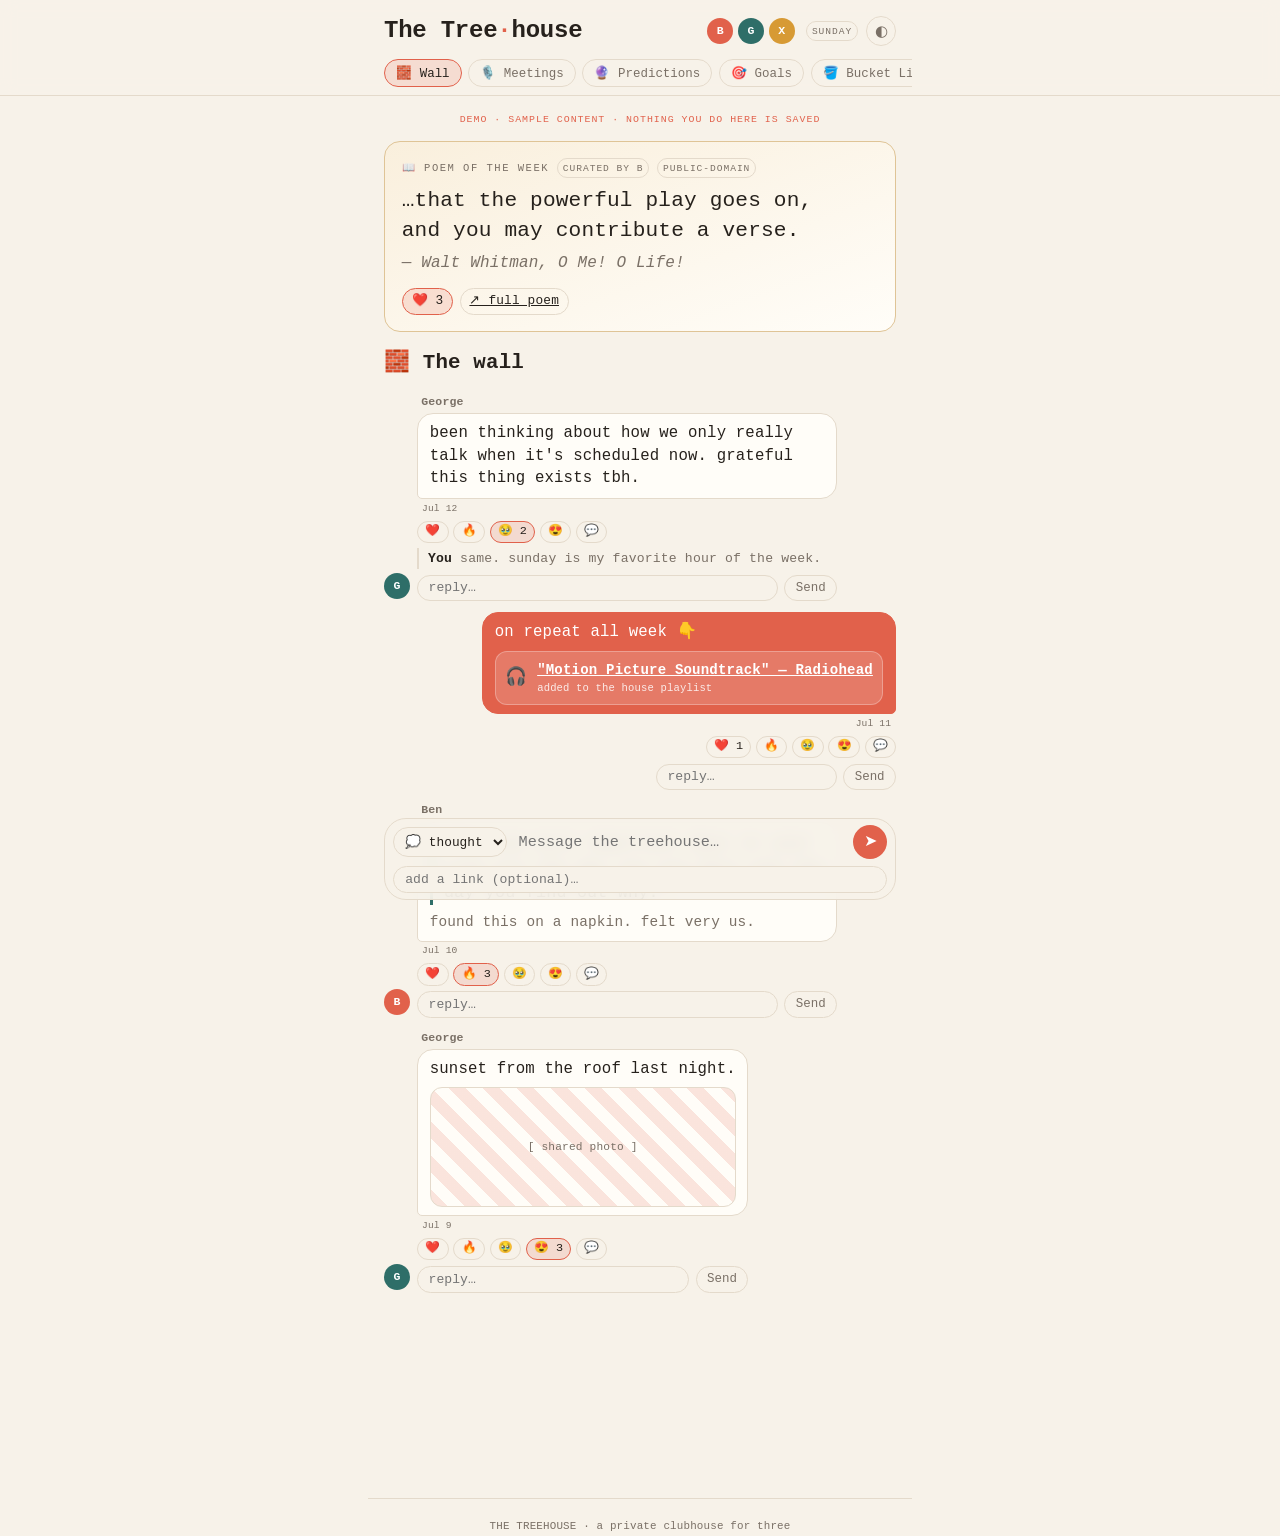
<file: index.html>
<!doctype html>
<html lang="en">
<head>
  <meta charset="utf-8" />
  <meta name="viewport" content="width=device-width, initial-scale=1, viewport-fit=cover" />
  <meta name="color-scheme" content="light dark" />
  <title>The Treehouse</title>
  <style>
/* styles.css — The Treehouse. Warm "zine" palette, mobile-first, light/dark.
   Adapted from the-treehouse-preview.html. Self-contained, no external assets. */

:root {
  --paper:#F7F2E9; --ink:#26211C; --muted:#7A7066; --line:#E4DACB;
  --card:#FFFDF8; --coral:#E1614B; --teal:#2E6E68; --gold:#D79A34;
  /* Typewriter aesthetic: American Typewriter ships with macOS (warm, typewriter-like);
     Courier New is the cross-platform fallback. Used for the wordmark, headings, body & buttons. */
  --type:"American Typewriter","Courier New",Courier,ui-monospace,monospace;
  --serif:var(--type);
  --sans:var(--type);
  /* Plain system monospace reserved for tiny meta labels / timestamps for legibility. */
  --mono:ui-monospace,"SF Mono",Menlo,monospace;
}
@media (prefers-color-scheme:dark){:root{
  --paper:#191614; --ink:#EDE6DA; --muted:#9A8F82; --line:#332C25;
  --card:#221E1A; --coral:#E9765F; --teal:#4F9B92; --gold:#E0AC52;}}
:root[data-theme="dark"]{--paper:#191614;--ink:#EDE6DA;--muted:#9A8F82;--line:#332C25;--card:#221E1A;--coral:#E9765F;--teal:#4F9B92;--gold:#E0AC52;}
:root[data-theme="light"]{--paper:#F7F2E9;--ink:#26211C;--muted:#7A7066;--line:#E4DACB;--card:#FFFDF8;--coral:#E1614B;--teal:#2E6E68;--gold:#D79A34;}

*{box-sizing:border-box}
body{margin:0;background:var(--paper);color:var(--ink);font-family:var(--sans);line-height:1.6;letter-spacing:.01em;-webkit-font-smoothing:antialiased;}
.wrap{max-width:34rem;margin:0 auto;padding:0 1rem 4rem;}
button{font-family:inherit;}

/* --- avatar colors by member --- */
.av.coral,.dot-coral{background:var(--coral)}
.av.teal{background:var(--teal)}
.av.gold{background:var(--gold)}

/* --- header --- */
header{position:sticky;top:0;z-index:5;background:color-mix(in srgb,var(--paper) 88%,transparent);backdrop-filter:blur(8px);
  border-bottom:1px solid var(--line);padding:.75rem 0 .5rem;margin-bottom:1rem;}
.hd{max-width:34rem;margin:0 auto;padding:0 1rem;display:flex;align-items:center;gap:.5rem;}
.mark{font-family:var(--serif);font-size:1.5rem;font-weight:700;letter-spacing:-.01em;}
.mark .dot{color:var(--coral);}
.who{display:flex;gap:.3rem;align-items:center;margin-left:auto;}
.av{width:26px;height:26px;border-radius:50%;display:grid;place-items:center;font-size:.72rem;font-weight:700;color:#fff;font-family:var(--mono);}
.theme-toggle{background:transparent;border:1px solid var(--line);color:var(--muted);border-radius:999px;
  width:30px;height:30px;font-size:.95rem;cursor:pointer;display:grid;place-items:center;}
.theme-toggle:hover{color:var(--ink);border-color:var(--muted);}

/* --- nav --- */
.nav{max-width:34rem;margin:.55rem auto 0;padding:0 1rem;display:flex;gap:.4rem;overflow-x:auto;-webkit-overflow-scrolling:touch;scrollbar-width:none;}
.nav::-webkit-scrollbar{display:none;}
.nav-btn{flex:none;background:transparent;border:1px solid var(--line);border-radius:999px;color:var(--muted);
  font-size:.78rem;padding:.3rem .7rem;cursor:pointer;white-space:nowrap;}
.nav-btn:hover{color:var(--ink);}
.nav-btn.is-active{background:color-mix(in srgb,var(--coral) 15%,transparent);border-color:var(--coral);color:var(--ink);}

.demo{font-family:var(--mono);font-size:.62rem;letter-spacing:.1em;text-transform:uppercase;color:var(--coral);text-align:center;margin:.4rem 0 0;}

/* --- cards --- */
.card{background:var(--card);border:1px solid var(--line);border-radius:16px;padding:1rem 1.05rem;margin:.85rem 0;}
.eyebrow{font-family:var(--mono);font-size:.66rem;text-transform:uppercase;letter-spacing:.14em;color:var(--muted);display:flex;align-items:center;gap:.5rem;flex-wrap:wrap;}
.pill{font-family:var(--mono);font-size:.6rem;text-transform:uppercase;letter-spacing:.1em;padding:.15em .5em;border-radius:999px;border:1px solid var(--line);color:var(--muted);}

/* --- section header --- */
.sec{font-family:var(--serif);font-size:1.3rem;font-weight:700;margin:.4rem 0 .2rem;display:flex;align-items:center;gap:.5rem;}
.sec-lead{color:var(--muted);font-size:.9rem;margin:.1rem 0 .4rem;}

/* --- poem --- */
.poem{background:linear-gradient(160deg,color-mix(in srgb,var(--gold) 14%,var(--card)),var(--card));border-color:color-mix(in srgb,var(--gold) 35%,var(--line));}
.poem .verse{font-family:var(--serif);font-size:1.32rem;line-height:1.4;margin:.5rem 0 .35rem;text-wrap:balance;}
.poem .attr{font-family:var(--serif);font-style:italic;color:var(--muted);}

/* ==========================================================================
   Wall — group chat
   The feed reads like an iMessage/WhatsApp thread: "You" (member id `you`) on the
   right in an accent bubble, everyone else on the left in a neutral bubble with a
   small avatar. Poem-of-the-week stays a pinned banner card above the chat.
   ========================================================================== */

/* feed = vertical chat log */
#feed.chat{display:flex;flex-direction:column;gap:.1rem;padding:.35rem 0 .4rem;}

/* one message row */
.msg{display:flex;gap:.45rem;align-items:flex-end;margin:.3rem 0;max-width:100%;}
.msg.theirs{justify-content:flex-start;}
.msg.mine{justify-content:flex-end;}
.msg > .av{flex:none;margin-bottom:.15rem;}
.msg-col{display:flex;flex-direction:column;max-width:82%;min-width:0;}
.msg.mine .msg-col{align-items:flex-end;}
.msg-name{font-size:.72rem;font-weight:600;color:var(--muted);margin:0 0 .12rem .25rem;}

/* the bubble */
.bubble{background:var(--card);border:1px solid var(--line);border-radius:16px;padding:.5rem .72rem;
  font-size:.98rem;line-height:1.45;overflow-wrap:anywhere;}
.msg.theirs .bubble{border-bottom-left-radius:5px;}
.msg.mine .bubble{background:var(--coral);border-color:var(--coral);color:#fff;border-bottom-right-radius:5px;}
.msg.mine .bubble a{color:#fff;text-decoration:underline;}
.bubble .body{font-size:inherit;}
.msg-meta{font-family:var(--mono);font-size:.6rem;color:var(--muted);margin:.12rem .3rem 0;}
.msg-meta .time{white-space:nowrap;}

/* media, sized to sit inside a bubble */
.bubble .quote{font-family:var(--serif);font-size:1.05rem;line-height:1.45;border-left:3px solid var(--teal);padding-left:.7rem;margin:.1rem 0;color:inherit;}
.msg.mine .bubble .quote{border-left-color:rgba(255,255,255,.6);}
.songrow{display:flex;gap:.6rem;align-items:center;background:color-mix(in srgb,var(--teal) 10%,var(--card));border:1px solid var(--line);border-radius:12px;padding:.45rem .6rem;margin-top:.4rem;}
.msg.mine .songrow{background:rgba(255,255,255,.16);border-color:rgba(255,255,255,.28);}
.songrow .ic{font-size:1.1rem;}
.songrow .s{color:var(--muted);font-family:var(--mono);font-size:.66rem;}
.msg.mine .songrow .s{color:rgba(255,255,255,.85);}
.songrow a{color:var(--teal);text-decoration:none;font-weight:600;font-size:.88rem;}
.msg.mine .songrow a{color:#fff;text-decoration:underline;}
.imgph{height:120px;border-radius:12px;margin-top:.4rem;background:
  repeating-linear-gradient(45deg,color-mix(in srgb,var(--coral) 16%,var(--card)),color-mix(in srgb,var(--coral) 16%,var(--card)) 12px,var(--card) 12px,var(--card) 24px);
  display:grid;place-items:center;color:var(--muted);font-family:var(--mono);font-size:.7rem;border:1px solid var(--line);}

/* reactions — small inline pills under the bubble */
.react{display:flex;gap:.4rem;margin-top:.7rem;align-items:center;flex-wrap:wrap;}
.msg .react{margin-top:.28rem;gap:.3rem;}
.msg.mine .react{justify-content:flex-end;}
.chip{font-size:.8rem;border:1px solid var(--line);border-radius:999px;padding:.15rem .55rem;background:transparent;color:var(--ink);cursor:pointer;}
.msg .chip{font-size:.74rem;padding:.08rem .45rem;line-height:1.5;}
.chip.on{background:color-mix(in srgb,var(--coral) 16%,transparent);border-color:var(--coral);}
.chip:hover{border-color:var(--muted);}

/* replies — tight, slightly-indented lines under the bubble */
.cmts{display:flex;flex-direction:column;gap:.1rem;margin:.3rem 0 0;}
.msg.mine .cmts{align-items:flex-end;}
.cmt-line{font-size:.82rem;color:var(--muted);padding-left:.55rem;border-left:2px solid var(--line);}
.msg.mine .cmt-line{padding-left:0;padding-right:.55rem;border-left:0;border-right:2px solid var(--line);text-align:right;}
.cmt-line b{color:var(--ink);font-weight:600;}
.cmt-form{display:flex;gap:.4rem;margin-top:.35rem;}
.cmt-form input{flex:1;font-family:inherit;font-size:.82rem;color:var(--ink);background:var(--paper);border:1px solid var(--line);border-radius:999px;padding:.3rem .65rem;}
.cmt-form button{flex:none;border:1px solid var(--line);background:transparent;color:var(--muted);border-radius:999px;padding:.3rem .65rem;font-size:.78rem;cursor:pointer;}

/* general form fields (predictions/goals/etc — unchanged behavior) */
.field input,.field select,.field textarea{
  width:100%;font-family:inherit;font-size:.95rem;color:var(--ink);background:var(--paper);
  border:1px solid var(--line);border-radius:10px;padding:.55rem .65rem;resize:vertical;}

/* composer — chat-style input bar pinned to the bottom of the Wall */
.chatbar{position:sticky;bottom:0;z-index:4;display:flex;flex-wrap:wrap;gap:.4rem;align-items:center;
  background:color-mix(in srgb,var(--paper) 90%,transparent);backdrop-filter:blur(8px);
  border:1px solid var(--line);border-radius:22px;padding:.4rem .5rem;margin:.5rem 0 0;}
.chatbar-type{flex:none;width:auto;background:var(--paper);border:1px solid var(--line);border-radius:999px;
  padding:.35rem .45rem;font-family:inherit;font-size:.8rem;color:var(--ink);cursor:pointer;}
.chatbar-input{flex:1;min-width:8rem;font-family:inherit;font-size:.95rem;color:var(--ink);
  background:transparent;border:none;outline:none;padding:.4rem .3rem;}
.chatbar-url{flex-basis:100%;font-family:inherit;font-size:.82rem;color:var(--ink);background:var(--paper);
  border:1px solid var(--line);border-radius:999px;padding:.32rem .7rem;}
.chatbar-send{flex:none;width:34px;height:34px;border-radius:50%;background:var(--coral);border:none;
  color:#fff;font-size:1rem;cursor:pointer;display:grid;place-items:center;line-height:1;}
.chatbar-send:hover{filter:brightness(1.05);}

/* --- rows / mini cards --- */
.row{display:flex;justify-content:space-between;gap:.5rem;font-size:.86rem;padding:.28rem 0;border-bottom:1px dashed var(--line);align-items:center;}
.row:last-child{border-bottom:0;}
.row .s{color:var(--muted);font-family:var(--mono);font-size:.72rem;white-space:nowrap;}
.bars b{display:inline-block;height:6px;border-radius:3px;background:var(--teal);vertical-align:middle;}
.lead{color:var(--muted);font-size:.9rem;margin:.2rem 0 0;}
.mini h4{margin:.1rem 0 .5rem;font-size:.95rem;}

/* --- buttons / forms --- */
.btn{border:1px solid var(--line);background:transparent;color:var(--ink);border-radius:999px;padding:.35rem .8rem;font-size:.82rem;cursor:pointer;}
.btn:hover{border-color:var(--muted);}
.btn-primary{background:var(--coral);border-color:var(--coral);color:#fff;}
.btn-primary:hover{filter:brightness(1.05);}
.field{display:flex;flex-direction:column;gap:.3rem;margin:.5rem 0;}
.field label{font-family:var(--mono);font-size:.66rem;text-transform:uppercase;letter-spacing:.1em;color:var(--muted);}

/* --- meeting detail --- */
.meeting h3{font-family:var(--serif);font-size:1.25rem;margin:.2rem 0 .1rem;}
.meeting .hl{display:grid;gap:.35rem;margin:.4rem 0;}
.meeting .hl .who-hl{font-weight:600;}
.tag-list{display:flex;flex-wrap:wrap;gap:.35rem;margin:.4rem 0;}
.tag-list span{font-size:.78rem;border:1px solid var(--line);border-radius:999px;padding:.12rem .55rem;color:var(--muted);}
.keeper{font-family:var(--serif);font-size:1.12rem;line-height:1.45;border-left:3px solid var(--gold);padding-left:.8rem;margin:.6rem 0 0;}
.back-link{background:none;border:none;color:var(--teal);font-size:.82rem;cursor:pointer;padding:0;margin-bottom:.4rem;}

footer{text-align:center;color:var(--muted);font-family:var(--mono);font-size:.68rem;margin:2.5rem auto 0;max-width:34rem;padding:1.2rem 1rem 0;border-top:1px solid var(--line);}

</style>
</head>
<body>
  <header>
    <div class="hd">
      <div class="mark">The Tree<span class="dot">·</span>house</div>
      <div class="who" id="who"><!-- avatars injected by app.js --></div>
      <button id="themeToggle" class="theme-toggle" title="Toggle light/dark" aria-label="Toggle theme">◐</button>
    </div>
    <nav class="nav" id="nav" aria-label="Sections">
      <button class="nav-btn is-active" data-section="wall">🧱 Wall</button>
      <button class="nav-btn" data-section="meetings">🎙️ Meetings</button>
      <button class="nav-btn" data-section="predictions">🔮 Predictions</button>
      <button class="nav-btn" data-section="goals">🎯 Goals</button>
      <button class="nav-btn" data-section="bucket">🪣 Bucket List</button>
      <button class="nav-btn" data-section="shelf">🎵 Shelf</button>
    </nav>
  </header>

  <main class="wrap" id="app">
    <p class="demo">DEMO · sample content · nothing you do here is saved</p>
    <div id="view"><!-- sections rendered here by app.js --></div>
  </main>

  <footer>THE TREEHOUSE · a private clubhouse for three</footer>

  <script>
/* ---- mock data ---- */
const db = (() => {
// mock-data.js — sample in-memory store for The Treehouse (local dev only).
//
// This is a stand-in for the Supabase database. It mirrors the table shapes
// described in the-treehouse-v1-spec.md so that swapping in a real backend
// (see data.js) is a drop-in change and this file can eventually be deleted.
//
// Copyright-safe by design: the poem-of-week sample is a PUBLIC-DOMAIN excerpt
// with attribution. Shelf/media items are titles + links + one-line notes only
// — never lyrics or copyrighted excerpts.

// --- Members: the three, fixed. ------------------------------------------
const members = [
  { id: 'ben', name: 'Ben', initial: 'B', color: 'coral', email: 'ben@example.com' },
  { id: 'george', name: 'George', initial: 'G', color: 'teal', email: 'george@example.com' },
  { id: 'you', name: 'You', initial: 'X', color: 'gold', email: 'you@example.com' },
];

// --- Poem of the week (rotating curator). --------------------------------
// PUBLIC DOMAIN excerpt — safe to show. Anything under copyright would store
// only a short excerpt + attribution + link (copyright_tier: 'excerpt').
const poemWeeks = [
  {
    id: 'pw-2026-w28',
    week: '2026-W28',
    curator: 'ben',
    title: 'O Me! O Life!',
    author: 'Walt Whitman',
    excerpt: '…that the powerful play goes on, and you may contribute a verse.',
    source_url: 'https://www.poetryfoundation.org/poems/51568/o-me-o-life',
    copyright_tier: 'public-domain',
    reactions: [
      { member: 'george', emoji: '❤️' },
      { member: 'you', emoji: '❤️' },
      { member: 'ben', emoji: '❤️' },
    ],
  },
];

// --- Wall posts (reverse-chron feed). ------------------------------------
// type: poem | quote | song | image | thought | link
const posts = [
  {
    id: 'p1',
    type: 'thought',
    author: 'george',
    body: "been thinking about how we only really talk when it's scheduled now. grateful this thing exists tbh.",
    url: null,
    image_path: null,
    created_at: '2026-07-12T14:10:00Z',
    pinned: false,
    reactions: [
      { member: 'you', emoji: '🥹' },
      { member: 'ben', emoji: '🥹' },
    ],
    comments: [
      { member: 'you', text: 'same. sunday is my favorite hour of the week.', created_at: '2026-07-12T14:22:00Z' },
    ],
  },
  {
    id: 'p2',
    type: 'song',
    author: 'you',
    body: 'on repeat all week 👇',
    // Media = title + link only. No lyrics, no excerpts.
    url: 'https://open.spotify.com/',
    title: '"Motion Picture Soundtrack" — Radiohead',
    note: 'added to the house playlist',
    image_path: null,
    created_at: '2026-07-11T20:00:00Z',
    pinned: false,
    reactions: [{ member: 'ben', emoji: '❤️' }],
    comments: [],
  },
  {
    id: 'p3',
    type: 'quote',
    author: 'ben',
    body: '"The two most important days in your life are the day you are born and the day you find out why."',
    note: 'found this on a napkin. felt very us.',
    url: null,
    image_path: null,
    created_at: '2026-07-10T09:30:00Z',
    pinned: false,
    reactions: [
      { member: 'george', emoji: '🔥' },
      { member: 'you', emoji: '🔥' },
      { member: 'ben', emoji: '🔥' },
    ],
    comments: [],
  },
  {
    id: 'p4',
    type: 'image',
    author: 'george',
    body: 'sunset from the roof last night.',
    url: null,
    image_path: '[ shared photo ]', // placeholder — real app stores a Supabase Storage path
    created_at: '2026-07-09T21:15:00Z',
    pinned: false,
    reactions: [
      { member: 'ben', emoji: '😍' },
      { member: 'you', emoji: '😍' },
      { member: 'george', emoji: '😍' },
    ],
    comments: [],
  },
];

// --- Meeting archive (from the Granola-powered recorder). -----------------
// Shape matches meeting-recorder/SPEC.md + sample-archive-entry.md.
const meetings = [
  {
    id: 'm-2026-07-12',
    date: '2026-07-12',
    duration: '47 min',
    audio_path: null, // private Supabase Storage path in the real app
    recap:
      "A good one. We started on jobs and drifted, as always, into the bigger stuff — whether we're " +
      'building the lives we actually want or just the ones that look right. Ben\'s still deciding on the ' +
      'move, George is three chapters from finishing the book, and we spent a while arguing about whether ' +
      'AI is making us sharper or lazier (jury\'s out).',
    topics: [
      "The move — Ben's 70/30 on taking it",
      "George's book, and the fear of finishing",
      'The Japan trip: actually picking dates this time',
      'The "are we lazy now?" debate',
      'New coffee spot recommendations',
    ],
    highs_lows: [
      { member: 'ben', high: 'got the offer.', low: 'the deciding is harder than the wanting.' },
      { member: 'george', high: 'wrote 4,000 words this week.', low: 'felt lonely mid-week.' },
      { member: 'you', high: 'the new apartment feels like home.', low: "missed a friend's birthday." },
    ],
    plans: [
      'Lock the Japan dates before next Sunday.',
      'George reads us the last chapter when it\'s done.',
      'Try to do one in-person hang this month.',
    ],
    action_items: [
      { member: 'ben', what: 'share the offer details so we can help him think', by: 'this week' },
      { member: 'you', what: 'put 3 Japan date options on the wall', by: 'by Wed' },
      { member: 'george', what: 'send the coffee spot list', by: 'whenever' },
    ],
    keeper_quote: 'We keep waiting for the version of ourselves that has it figured out. Maybe this is it.',
  },
];

// --- Life prediction market. ---------------------------------------------
// status: open | resolved ; vote: 'agree' | 'disagree'
const predictions = [
  {
    id: 'pred1',
    author: 'you',
    about: 'ben',
    claim: 'Ben finally books the Japan trip before fall.',
    resolve_by: '2026-09-01',
    status: 'open',
    outcome: null,
    votes: [
      { member: 'you', vote: 'agree', points: 50 },
      { member: 'george', vote: 'disagree', points: 50 },
    ],
  },
];

// Running leaderboard of best predictors (play points).
const leaderboard = [
  { member: 'george', points: 1240 },
  { member: 'you', points: 980 },
  { member: 'ben', points: 610 },
];

// --- Goals with lightweight weekly check-ins. ----------------------------
// progress is 0..100 for the little bars.
const goals = [
  { id: 'g1', member: 'you', goal: 'run 3×/wk', period: 'weekly', progress: 55, checkins: ['2026-07-05', '2026-07-12'] },
  { id: 'g2', member: 'ben', goal: 'finish the book', period: 'ongoing', progress: 28, checkins: ['2026-07-12'] },
  { id: 'g3', member: 'george', goal: 'call mom weekly', period: 'weekly', progress: 72, checkins: ['2026-06-28', '2026-07-05', '2026-07-12'] },
];

// --- Shared bucket list. -------------------------------------------------
// status: someday | in-progress | done
const bucketList = [
  { id: 'b1', item: 'Road trip, no maps', added_by: 'you', status: 'someday', done_by: null, done_note: null },
  { id: 'b2', item: 'Learn to surf', added_by: 'ben', status: 'in-progress', done_by: null, done_note: null },
  { id: 'b3', item: 'Camp under the stars', added_by: 'george', status: 'done', done_by: 'george', done_note: 'done · Jun' },
];

// --- Shared media links / shelf. -----------------------------------------
// type: song | playlist | movie | book | article. Title + link + note only.
const mediaLinks = [
  { id: 'ml1', type: 'playlist', title: 'House playlist', url: 'https://open.spotify.com/', note: '+4 songs', added_by: 'you', week: '2026-W28' },
  { id: 'ml2', type: 'movie', title: 'Perfect Days', url: null, note: 'Ben rec', added_by: 'ben', week: '2026-W28' },
  { id: 'ml3', type: 'book', title: 'Four Thousand Weeks', url: null, note: 'You rec', added_by: 'you', week: '2026-W28' },
  { id: 'ml4', type: 'article', title: '"The case for a slower internet"', url: null, note: 'George rec', added_by: 'george', week: '2026-W28' },
];
return { members, poemWeeks, posts, meetings, predictions, leaderboard, goals, bucketList, mediaLinks };
})();

/* ---- data layer (the Supabase seam) ---- */
const data = (() => {
// data.js — THE SEAM.
//
// This is the ONLY file that changes when The Treehouse moves from the local
// in-memory mock store to a real Supabase backend. The UI (app.js) never
// touches the store directly — it only calls the async functions exported
// here. Keep every function async and returning plain data so the swap to
// `await supabase.from(...)` is mechanical.
//
// To wire Supabase later:
//   1. Copy config.example.js -> config.js and fill in your project keys.
//   2. Load the supabase-js client (add it locally; no CDN if you want offline).
//      import { createClient } from './vendor/supabase.js'
//      import { SUPABASE_URL, SUPABASE_ANON_KEY } from './config.js'
//      const supabase = createClient(SUPABASE_URL, SUPABASE_ANON_KEY)
//   3. Replace each function body below with the query in its `// SUPABASE:`
//      comment. Delete mock-data.js when done.


// Tiny helpers so mutations feel real locally.
const clone = (v) => JSON.parse(JSON.stringify(v));
const uid = (prefix) => `${prefix}-${Date.now()}-${Math.random().toString(36).slice(2, 7)}`;
const nowISO = () => new Date().toISOString();

// ---------------------------------------------------------------------------
// Members
// ---------------------------------------------------------------------------

// SUPABASE: replace with supabase.from('members').select('*')
async function getMembers() {
  return clone(db.members);
}

// ---------------------------------------------------------------------------
// Wall: posts, reactions, comments
// ---------------------------------------------------------------------------

// SUPABASE: replace with supabase.from('posts').select('*, reactions(*), comments(*)').order('created_at', { ascending: false })
async function getPosts() {
  return clone(db.posts).sort((a, b) => new Date(b.created_at) - new Date(a.created_at));
}

// SUPABASE: replace with supabase.from('posts').insert(post).select().single()
async function addPost({ type = 'thought', author, body, url = null, title = null, note = null, image_path = null }) {
  const post = {
    id: uid('p'),
    type,
    author,
    body,
    url,
    title,
    note,
    image_path,
    created_at: nowISO(),
    pinned: false,
    reactions: [],
    comments: [],
  };
  db.posts.unshift(post);
  return clone(post);
}

// SUPABASE: replace with supabase.from('reactions').insert({ post_id, member, emoji })
// (with a unique (post_id, member, emoji) constraint so a repeat toggles/removes)
async function addReaction({ post_id, member, emoji }) {
  const post = db.posts.find((p) => p.id === post_id);
  if (!post) return null;
  const existing = post.reactions.findIndex((r) => r.member === member && r.emoji === emoji);
  if (existing >= 0) post.reactions.splice(existing, 1); // toggle off
  else post.reactions.push({ member, emoji });
  return clone(post);
}

// SUPABASE: replace with supabase.from('comments').insert({ post_id, member, text })
async function addComment({ post_id, member, text }) {
  const post = db.posts.find((p) => p.id === post_id);
  if (!post) return null;
  post.comments.push({ member, text, created_at: nowISO() });
  return clone(post);
}

// ---------------------------------------------------------------------------
// Poem of the week
// ---------------------------------------------------------------------------

// SUPABASE: replace with supabase.from('poem_weeks').select('*').order('week', { ascending: false }).limit(1).single()
async function getPoemOfWeek() {
  const sorted = clone(db.poemWeeks).sort((a, b) => (a.week < b.week ? 1 : -1));
  return sorted[0] || null;
}

// ---------------------------------------------------------------------------
// Meeting archive
// ---------------------------------------------------------------------------

// SUPABASE: replace with supabase.from('meetings').select('*').order('date', { ascending: false })
async function getMeetings() {
  return clone(db.meetings).sort((a, b) => (a.date < b.date ? 1 : -1));
}

// SUPABASE: replace with supabase.from('meetings').select('*').eq('id', id).single()
async function getMeeting(id) {
  return clone(db.meetings.find((m) => m.id === id) || null);
}

// ---------------------------------------------------------------------------
// Life prediction market
// ---------------------------------------------------------------------------

// SUPABASE: replace with supabase.from('predictions').select('*, votes(*)').order('resolve_by')
async function getPredictions() {
  return clone(db.predictions);
}

// SUPABASE: replace with supabase.from('predictions').insert(prediction).select().single()
async function addPrediction({ author, about, claim, resolve_by }) {
  const prediction = {
    id: uid('pred'),
    author,
    about,
    claim,
    resolve_by,
    status: 'open',
    outcome: null,
    votes: [],
  };
  db.predictions.push(prediction);
  return clone(prediction);
}

// SUPABASE: replace with supabase.from('prediction_votes').upsert({ prediction_id, member, vote, points })
async function votePrediction({ prediction_id, member, vote, points = 50 }) {
  const p = db.predictions.find((x) => x.id === prediction_id);
  if (!p) return null;
  const existing = p.votes.find((v) => v.member === member);
  if (existing) {
    existing.vote = vote;
    existing.points = points;
  } else {
    p.votes.push({ member, vote, points });
  }
  return clone(p);
}

// SUPABASE: replace with supabase.from('leaderboard').select('*').order('points', { ascending: false })
async function getLeaderboard() {
  return clone(db.leaderboard).sort((a, b) => b.points - a.points);
}

// ---------------------------------------------------------------------------
// Goals
// ---------------------------------------------------------------------------

// SUPABASE: replace with supabase.from('goals').select('*')
async function getGoals() {
  return clone(db.goals);
}

// SUPABASE: replace with supabase.from('goals').insert(goal).select().single()
async function addGoal({ member, goal, period = 'weekly' }) {
  const g = { id: uid('g'), member, goal, period, progress: 0, checkins: [] };
  db.goals.push(g);
  return clone(g);
}

// SUPABASE: replace with supabase.from('goal_checkins').insert({ goal_id, date }) and bump progress
async function checkinGoal({ goal_id }) {
  const g = db.goals.find((x) => x.id === goal_id);
  if (!g) return null;
  g.checkins.push(nowISO().slice(0, 10));
  g.progress = Math.min(100, g.progress + 15);
  return clone(g);
}

// ---------------------------------------------------------------------------
// Bucket list
// ---------------------------------------------------------------------------

// SUPABASE: replace with supabase.from('bucket_list').select('*')
async function getBucketList() {
  return clone(db.bucketList);
}

// SUPABASE: replace with supabase.from('bucket_list').insert(item).select().single()
async function addBucketItem({ item, added_by }) {
  const b = { id: uid('b'), item, added_by, status: 'someday', done_by: null, done_note: null };
  db.bucketList.push(b);
  return clone(b);
}

// SUPABASE: replace with supabase.from('bucket_list').update({ status: 'done', done_by, done_note }).eq('id', id)
async function markBucketDone({ id, done_by, done_note = 'done' }) {
  const b = db.bucketList.find((x) => x.id === id);
  if (!b) return null;
  b.status = 'done';
  b.done_by = done_by;
  b.done_note = done_note;
  return clone(b);
}

// ---------------------------------------------------------------------------
// Shared media / shelf
// ---------------------------------------------------------------------------

// SUPABASE: replace with supabase.from('media_links').select('*').order('week', { ascending: false })
async function getMediaLinks() {
  return clone(db.mediaLinks);
}

// SUPABASE: replace with supabase.from('media_links').insert(link).select().single()
async function addMediaLink({ type = 'article', title, url = null, note = null, added_by }) {
  const ml = { id: uid('ml'), type, title, url, note, added_by, week: currentWeek() };
  db.mediaLinks.push(ml);
  return clone(ml);
}

// ---------------------------------------------------------------------------
// Utility (local only — Supabase would compute week server-side if needed)
// ---------------------------------------------------------------------------
function currentWeek() {
  const d = new Date();
  const jan1 = new Date(d.getFullYear(), 0, 1);
  const week = Math.ceil(((d - jan1) / 86400000 + jan1.getDay() + 1) / 7);
  return `${d.getFullYear()}-W${String(week).padStart(2, '0')}`;
}
return { getMembers, getPosts, addPost, addReaction, addComment, getPoemOfWeek, getMeetings, getMeeting, getPredictions, addPrediction, votePrediction, getLeaderboard, getGoals, addGoal, checkinGoal, getBucketList, addBucketItem, markBucketDone, getMediaLinks, addMediaLink };
})();

/* ---- app ---- */
(() => {
// app.js — The Treehouse UI. Renders each section from the data layer and wires
// interactions that write THROUGH data.js (never the store directly). Every
// mutation re-renders so the app feels live locally.


// In a real app the signed-in member comes from Supabase auth. Locally we act
// as "You".
const ME = 'you';

const view = document.getElementById('view');
const whoEl = document.getElementById('who');
const nav = document.getElementById('nav');

let members = [];
let membersById = {};
let currentSection = 'wall';
let openMeetingId = null;

// --- helpers ---------------------------------------------------------------
const esc = (s) =>
  String(s ?? '').replace(/[&<>"']/g, (c) => ({ '&': '&amp;', '<': '&lt;', '>': '&gt;', '"': '&quot;', "'": '&#39;' }[c]));

const nameOf = (id) => membersById[id]?.name ?? id;
const colorOf = (id) => membersById[id]?.color ?? 'coral';
const initialOf = (id) => membersById[id]?.initial ?? '?';

function avatar(memberId) {
  return `<span class="av ${colorOf(memberId)}">${esc(initialOf(memberId))}</span>`;
}

function timeAgo(iso) {
  const then = new Date(iso).getTime();
  const mins = Math.round((Date.now() - then) / 60000);
  if (mins < 1) return 'now';
  if (mins < 60) return `${mins}m`;
  const hrs = Math.round(mins / 60);
  if (hrs < 24) return `${hrs}h`;
  const days = Math.round(hrs / 24);
  if (days === 1) return 'yesterday';
  if (days < 7) return `${days}d`;
  return new Date(iso).toLocaleDateString(undefined, { month: 'short', day: 'numeric' });
}

// Group reactions by emoji -> [members]
function reactionSummary(reactions) {
  const map = new Map();
  for (const r of reactions) {
    if (!map.has(r.emoji)) map.set(r.emoji, []);
    map.get(r.emoji).push(r.member);
  }
  return map;
}

// ===========================================================================
// Boot
// ===========================================================================
async function boot() {
  members = await data.getMembers();
  membersById = Object.fromEntries(members.map((m) => [m.id, m]));

  whoEl.innerHTML = members.map((m) => avatar(m.id)).join('') + '<span class="pill" style="margin-left:.4rem">Sunday</span>';

  nav.addEventListener('click', (e) => {
    const btn = e.target.closest('.nav-btn');
    if (!btn) return;
    document.querySelectorAll('.nav-btn').forEach((b) => b.classList.toggle('is-active', b === btn));
    currentSection = btn.dataset.section;
    openMeetingId = null;
    render();
  });

  setupTheme();
  render();
}

// ===========================================================================
// Router
// ===========================================================================
async function render() {
  switch (currentSection) {
    case 'wall': return renderWall();
    case 'meetings': return renderMeetings();
    case 'predictions': return renderPredictions();
    case 'goals': return renderGoals();
    case 'bucket': return renderBucket();
    case 'shelf': return renderShelf();
  }
}

// ===========================================================================
// Wall (poem of week + compose + feed)
// ===========================================================================
async function renderWall() {
  const [poem, posts] = await Promise.all([data.getPoemOfWeek(), data.getPosts()]);

  const poemHTML = poem
    ? `<div class="card poem">
        <div class="eyebrow">📖 Poem of the week <span class="pill">curated by ${esc(initialOf(poem.curator))}</span>
          <span class="pill">${esc(poem.copyright_tier)}</span></div>
        <div class="verse">${esc(poem.excerpt)}</div>
        <div class="attr">— ${esc(poem.author)}, <em>${esc(poem.title)}</em></div>
        <div class="react">
          <span class="chip on">❤️ ${poem.reactions.length}</span>
          ${poem.source_url ? `<a class="chip" href="${esc(poem.source_url)}" target="_blank" rel="noopener">↗ full poem</a>` : ''}
        </div>
      </div>`
    : '';

  view.innerHTML = `
    ${poemHTML}
    <div class="sec">🧱 The wall</div>
    <div id="feed" class="chat">${posts.map(postCard).join('')}</div>
    ${composeBar()}
  `;

  wireCompose();
  wireFeed();
}

// Chat-style input bar, pinned to the bottom of the Wall view.
function composeBar() {
  return `
    <form class="chatbar" id="composeForm">
      <select id="composeType" class="chatbar-type" aria-label="Post type">
        <option value="thought">💭 thought</option>
        <option value="quote">❝ quote</option>
        <option value="song">🎧 song</option>
        <option value="link">🔗 link</option>
        <option value="poem">📖 poem</option>
        <option value="image">🖼️ image</option>
      </select>
      <input id="composeBody" class="chatbar-input" placeholder="Message the treehouse…" aria-label="Message" />
      <button type="submit" class="chatbar-send" aria-label="Send">➤</button>
      <input id="composeUrl" class="chatbar-url" placeholder="add a link (optional)…" aria-label="Link" />
    </form>`;
}

function postCard(p) {
  const mine = p.author === ME;
  const reacts = reactionSummary(p.reactions);
  const wallEmojis = ['❤️', '🔥', '🥹', '😍'];
  const known = new Set(wallEmojis);
  for (const e of reacts.keys()) known.add(e);

  const chips = [...known]
    .map((emoji) => {
      const who = reacts.get(emoji) || [];
      const on = who.includes(ME) ? 'on' : '';
      const count = who.length ? ` ${who.length}` : '';
      return `<button class="chip ${on}" data-react="${esc(emoji)}">${emoji}${count}</button>`;
    })
    .join('');

  let media = '';
  if (p.type === 'quote') {
    media = `<div class="quote">${esc(p.body)}</div>${p.note ? `<div class="lead" style="margin-top:.4rem">${esc(p.note)}</div>` : ''}`;
  } else if (p.type === 'song') {
    media = `<div class="body">${esc(p.body)}</div>
      <div class="songrow"><span class="ic">🎧</span><div>
        ${p.url ? `<a href="${esc(p.url)}" target="_blank" rel="noopener">${esc(p.title || 'listen')}</a>` : `<div style="font-weight:600;font-size:.9rem">${esc(p.title || '')}</div>`}
        ${p.note ? `<div class="s">${esc(p.note)}</div>` : ''}
      </div></div>`;
  } else if (p.type === 'image') {
    media = `<div class="body">${esc(p.body)}</div><div class="imgph">${esc(p.image_path || '[ shared photo ]')}</div>`;
  } else if (p.type === 'link' && p.url) {
    media = `<div class="body">${esc(p.body)}</div><div class="songrow"><span class="ic">🔗</span><div><a href="${esc(p.url)}" target="_blank" rel="noopener">${esc(p.url)}</a></div></div>`;
  } else {
    media = `<div class="body">${esc(p.body)}</div>`;
  }

  const comments = p.comments.length
    ? `<div class="cmts">${p.comments
        .map((c) => `<div class="cmt-line"><b>${esc(nameOf(c.member))}</b> ${esc(c.text)}</div>`)
        .join('')}</div>`
    : '';

  return `
    <div class="msg ${mine ? 'mine' : 'theirs'}" data-post="${esc(p.id)}">
      ${mine ? '' : avatar(p.author)}
      <div class="msg-col">
        ${mine ? '' : `<div class="msg-name">${esc(nameOf(p.author))}</div>`}
        <div class="bubble">${media}</div>
        <div class="msg-meta"><span class="time">${timeAgo(p.created_at)}</span></div>
        <div class="react">${chips}<button class="chip" data-toggle-comment>💬</button></div>
        ${comments}
        <form class="cmt-form" data-comment-form hidden>
          <input placeholder="reply…" aria-label="Comment" />
          <button type="submit">Send</button>
        </form>
      </div>
    </div>`;
}

function wireCompose() {
  const form = document.getElementById('composeForm');
  form.addEventListener('submit', async (e) => {
    e.preventDefault();
    const body = document.getElementById('composeBody').value.trim();
    const type = document.getElementById('composeType').value;
    const url = document.getElementById('composeUrl').value.trim() || null;
    if (!body && !url) return;
    await data.addPost({ type, author: ME, body: body || '', url, title: type === 'song' ? body : null });
    renderWall();
  });
}

function wireFeed() {
  const feed = document.getElementById('feed');
  feed.addEventListener('click', async (e) => {
    const postEl = e.target.closest('[data-post]');
    if (!postEl) return;
    const postId = postEl.dataset.post;

    const reactBtn = e.target.closest('[data-react]');
    if (reactBtn) {
      await data.addReaction({ post_id: postId, member: ME, emoji: reactBtn.dataset.react });
      renderWall();
      return;
    }
    if (e.target.closest('[data-toggle-comment]')) {
      const f = postEl.querySelector('[data-comment-form]');
      f.hidden = !f.hidden;
      if (!f.hidden) f.querySelector('input').focus();
    }
  });
  feed.addEventListener('submit', async (e) => {
    const form = e.target.closest('[data-comment-form]');
    if (!form) return;
    e.preventDefault();
    const postId = e.target.closest('[data-post]').dataset.post;
    const input = form.querySelector('input');
    const text = input.value.trim();
    if (!text) return;
    await data.addComment({ post_id: postId, member: ME, text });
    renderWall();
  });
}

// ===========================================================================
// Meetings
// ===========================================================================
async function renderMeetings() {
  if (openMeetingId) return renderMeetingDetail(openMeetingId);

  const meetings = await data.getMeetings();
  view.innerHTML = `
    <div class="sec">🎙️ Meeting archive</div>
    <p class="sec-lead">Every Sunday call, filed and searchable forever.</p>
    ${meetings
      .map(
        (m) => `
      <div class="card meeting" data-meeting="${esc(m.id)}" style="cursor:pointer">
        <div class="eyebrow">🎙️ ${esc(new Date(m.date + 'T00:00:00').toLocaleDateString(undefined, { weekday: 'long', month: 'long', day: 'numeric' }))} <span class="pill">${esc(m.duration)}</span></div>
        <h3>The recap</h3>
        <div class="lead">${esc(m.recap.slice(0, 160))}${m.recap.length > 160 ? '…' : ''}</div>
        ${m.highs_lows
          .map(
            (hl) => `<div class="row"><span><b>High</b> · ${esc(nameOf(hl.member))}</span><span class="s">${esc(hl.high)}</span></div>`
          )
          .slice(0, 1)
          .join('')}
        <button class="btn" style="margin-top:.6rem">Open full entry →</button>
      </div>`
      )
      .join('')}
  `;
  view.querySelectorAll('[data-meeting]').forEach((el) =>
    el.addEventListener('click', () => {
      openMeetingId = el.dataset.meeting;
      renderMeetings();
    })
  );
}

async function renderMeetingDetail(id) {
  const m = await data.getMeeting(id);
  if (!m) { openMeetingId = null; return renderMeetings(); }
  view.innerHTML = `
    <button class="back-link" id="backMeetings">← all meetings</button>
    <div class="card meeting">
      <div class="eyebrow">🎙️ ${esc(new Date(m.date + 'T00:00:00').toLocaleDateString(undefined, { weekday: 'long', month: 'long', day: 'numeric', year: 'numeric' }))} <span class="pill">${esc(m.duration)}</span></div>
      <h3>The recap</h3>
      <p class="body">${esc(m.recap)}</p>

      <div class="eyebrow" style="margin-top:.9rem">What we got into</div>
      <div class="tag-list">${m.topics.map((t) => `<span>${esc(t)}</span>`).join('')}</div>

      <div class="eyebrow" style="margin-top:.9rem">Highs &amp; lows</div>
      <div class="hl">
        ${m.highs_lows
          .map(
            (hl) => `<div><span class="who-hl">${esc(nameOf(hl.member))}</span> — <b>High:</b> ${esc(hl.high)} <b>Low:</b> ${esc(hl.low)}</div>`
          )
          .join('')}
      </div>

      <div class="eyebrow" style="margin-top:.9rem">Plans</div>
      ${m.plans.map((p) => `<div class="row"><span>${esc(p)}</span></div>`).join('')}

      <div class="eyebrow" style="margin-top:.9rem">Action items</div>
      ${m.action_items
        .map(
          (a) => `<div class="row"><span><b>${esc(nameOf(a.member))}</b> · ${esc(a.what)}</span><span class="s">${esc(a.by)}</span></div>`
        )
        .join('')}

      <div class="eyebrow" style="margin-top:.9rem">A line to remember</div>
      <div class="keeper">${esc(m.keeper_quote)}</div>
    </div>
  `;
  document.getElementById('backMeetings').addEventListener('click', () => {
    openMeetingId = null;
    renderMeetings();
  });
}

// ===========================================================================
// Predictions
// ===========================================================================
async function renderPredictions() {
  const [preds, board] = await Promise.all([data.getPredictions(), data.getLeaderboard()]);

  view.innerHTML = `
    <div class="sec">🔮 Life prediction market</div>
    <p class="sec-lead">Call your shots on each other. Resolve later. Points for being right.</p>

    ${preds.map(predCard).join('')}

    <div class="card">
      <div class="eyebrow">🏆 Leaderboard</div>
      ${board
        .map(
          (b, i) => `<div class="row"><span>${i === 0 ? '👑 ' : ''}${esc(nameOf(b.member))}</span><span class="s">${b.points.toLocaleString()} pts</span></div>`
        )
        .join('')}
    </div>

    <div class="card">
      <div class="eyebrow">➕ New prediction</div>
      <form id="predForm">
        <div class="field"><label>About</label>
          <select id="predAbout">${members.map((m) => `<option value="${m.id}">${esc(m.name)}</option>`).join('')}</select>
        </div>
        <div class="field"><label>Claim</label>
          <input id="predClaim" placeholder="X finally does Y by…" />
        </div>
        <div class="field"><label>Resolve by</label>
          <input id="predBy" type="date" />
        </div>
        <button class="btn btn-primary" type="submit">Post prediction</button>
      </form>
    </div>
  `;

  view.querySelectorAll('[data-pred]').forEach((el) => {
    el.addEventListener('click', async (e) => {
      const btn = e.target.closest('[data-vote]');
      if (!btn) return;
      await data.votePrediction({ prediction_id: el.dataset.pred, member: ME, vote: btn.dataset.vote });
      renderPredictions();
    });
  });

  document.getElementById('predForm').addEventListener('submit', async (e) => {
    e.preventDefault();
    const claim = document.getElementById('predClaim').value.trim();
    if (!claim) return;
    await data.addPrediction({
      author: ME,
      about: document.getElementById('predAbout').value,
      claim,
      resolve_by: document.getElementById('predBy').value || null,
    });
    renderPredictions();
  });
}

function predCard(p) {
  const myVote = p.votes.find((v) => v.member === ME)?.vote;
  return `
    <div class="card mini" data-pred="${esc(p.id)}">
      <div class="eyebrow">🔮 Open bet <span class="pill">${p.resolve_by ? 'resolve by ' + esc(p.resolve_by) : 'no date'}</span></div>
      <h4>“${esc(p.claim)}”</h4>
      <div class="lead">posted by ${esc(nameOf(p.author))} · about ${esc(nameOf(p.about))}</div>
      <div class="react" style="margin-top:.6rem">
        <button class="chip ${myVote === 'agree' ? 'on' : ''}" data-vote="agree">👍 likely (${p.votes.filter((v) => v.vote === 'agree').length})</button>
        <button class="chip ${myVote === 'disagree' ? 'on' : ''}" data-vote="disagree">👎 no way (${p.votes.filter((v) => v.vote === 'disagree').length})</button>
      </div>
    </div>`;
}

// ===========================================================================
// Goals
// ===========================================================================
async function renderGoals() {
  const goals = await data.getGoals();
  const barColor = { you: 'var(--teal)', ben: 'var(--gold)', george: 'var(--coral)' };

  view.innerHTML = `
    <div class="sec">🎯 Goals</div>
    <p class="sec-lead">Current goals with gentle weekly check-ins — tied to the Sunday call.</p>
    <div class="card">
      ${goals
        .map(
          (g) => `
        <div class="row" data-goal="${esc(g.id)}">
          <span>${avatar(g.member)} ${esc(nameOf(g.member))} — ${esc(g.goal)}</span>
          <span style="display:flex;align-items:center;gap:.5rem">
            <span class="bars"><b style="width:${Math.round(g.progress * 0.8)}px;background:${barColor[g.member] || 'var(--teal)'}"></b></span>
            <button class="chip" data-checkin>✓ check in</button>
          </span>
        </div>`
        )
        .join('')}
    </div>

    <div class="card">
      <div class="eyebrow">➕ Add a goal</div>
      <form id="goalForm">
        <div class="field"><label>Whose</label>
          <select id="goalMember">${members.map((m) => `<option value="${m.id}">${esc(m.name)}</option>`).join('')}</select>
        </div>
        <div class="field"><label>Goal</label><input id="goalText" placeholder="e.g. read 20 min a day" /></div>
        <button class="btn btn-primary" type="submit">Add goal</button>
      </form>
    </div>
  `;

  view.querySelector('.card').addEventListener('click', async (e) => {
    const btn = e.target.closest('[data-checkin]');
    if (!btn) return;
    const row = e.target.closest('[data-goal]');
    await data.checkinGoal({ goal_id: row.dataset.goal });
    renderGoals();
  });

  document.getElementById('goalForm').addEventListener('submit', async (e) => {
    e.preventDefault();
    const goal = document.getElementById('goalText').value.trim();
    if (!goal) return;
    await data.addGoal({ member: document.getElementById('goalMember').value, goal });
    renderGoals();
  });
}

// ===========================================================================
// Bucket list
// ===========================================================================
async function renderBucket() {
  const items = await data.getBucketList();
  const statusLabel = { someday: 'someday', 'in-progress': 'in progress', done: 'done' };

  view.innerHTML = `
    <div class="sec">🪣 Bucket list</div>
    <p class="sec-lead">Things we say we'll do. A running record of the ones we actually did.</p>
    <div class="card">
      ${items
        .map(
          (b) => `
        <div class="row" data-bucket="${esc(b.id)}">
          <span>${b.status === 'done' ? '✓ ' : ''}${esc(b.item)} <span class="s">· ${esc(nameOf(b.added_by))}</span></span>
          <span style="display:flex;align-items:center;gap:.5rem">
            <span class="s">${esc(b.done_note || statusLabel[b.status] || b.status)}</span>
            ${b.status !== 'done' ? '<button class="chip" data-done>mark done</button>' : ''}
          </span>
        </div>`
        )
        .join('')}
    </div>

    <div class="card">
      <div class="eyebrow">➕ Add to the list</div>
      <form id="bucketForm">
        <div class="field"><label>Someday we…</label><input id="bucketText" placeholder="e.g. see the northern lights" /></div>
        <button class="btn btn-primary" type="submit">Add</button>
      </form>
    </div>
  `;

  view.querySelector('.card').addEventListener('click', async (e) => {
    const btn = e.target.closest('[data-done]');
    if (!btn) return;
    const row = e.target.closest('[data-bucket]');
    await data.markBucketDone({ id: row.dataset.bucket, done_by: ME, done_note: 'done · just now' });
    renderBucket();
  });

  document.getElementById('bucketForm').addEventListener('submit', async (e) => {
    e.preventDefault();
    const item = document.getElementById('bucketText').value.trim();
    if (!item) return;
    await data.addBucketItem({ item, added_by: ME });
    renderBucket();
  });
}

// ===========================================================================
// Shelf (media links)
// ===========================================================================
async function renderShelf() {
  const links = await data.getMediaLinks();
  const icon = { song: '🎵', playlist: '🎵', movie: '🎬', book: '📖', article: '📰' };

  view.innerHTML = `
    <div class="sec">🎵 Shared shelf</div>
    <p class="sec-lead">Songs, films, books, articles. Titles + links only — never full text.</p>
    <div class="card">
      <div class="eyebrow">this week's drops</div>
      ${links
        .map(
          (l) => `<div class="row">
            <span>${icon[l.type] || '🔗'} ${l.url ? `<a href="${esc(l.url)}" target="_blank" rel="noopener" style="color:var(--teal);text-decoration:none">${esc(l.title)}</a>` : `<em>${esc(l.title)}</em>`} <span class="s">(${esc(l.type)})</span></span>
            <span class="s">${esc(l.note || nameOf(l.added_by) + ' rec')}</span>
          </div>`
        )
        .join('')}
    </div>

    <div class="card">
      <div class="eyebrow">➕ Add a drop</div>
      <form id="shelfForm">
        <div class="field"><label>Type</label>
          <select id="shelfType">
            <option value="song">🎵 song</option>
            <option value="playlist">🎵 playlist</option>
            <option value="movie">🎬 movie</option>
            <option value="book">📖 book</option>
            <option value="article">📰 article</option>
          </select>
        </div>
        <div class="field"><label>Title</label><input id="shelfTitle" placeholder="title" /></div>
        <div class="field"><label>Link (optional)</label><input id="shelfUrl" placeholder="https://…" /></div>
        <div class="field"><label>One-line note</label><input id="shelfNote" placeholder="why it's good" /></div>
        <button class="btn btn-primary" type="submit">Add to shelf</button>
      </form>
    </div>
  `;

  document.getElementById('shelfForm').addEventListener('submit', async (e) => {
    e.preventDefault();
    const title = document.getElementById('shelfTitle').value.trim();
    if (!title) return;
    await data.addMediaLink({
      type: document.getElementById('shelfType').value,
      title,
      url: document.getElementById('shelfUrl').value.trim() || null,
      note: document.getElementById('shelfNote').value.trim() || null,
      added_by: ME,
    });
    renderShelf();
  });
}

// ===========================================================================
// Theme toggle (overrides prefers-color-scheme via data-theme on <html>)
// ===========================================================================
function setupTheme() {
  const btn = document.getElementById('themeToggle');
  btn.addEventListener('click', () => {
    const root = document.documentElement;
    const current =
      root.getAttribute('data-theme') ||
      (window.matchMedia('(prefers-color-scheme: dark)').matches ? 'dark' : 'light');
    root.setAttribute('data-theme', current === 'dark' ? 'light' : 'dark');
  });
}

boot();
})();

</script>
</body>
</html>
</file>
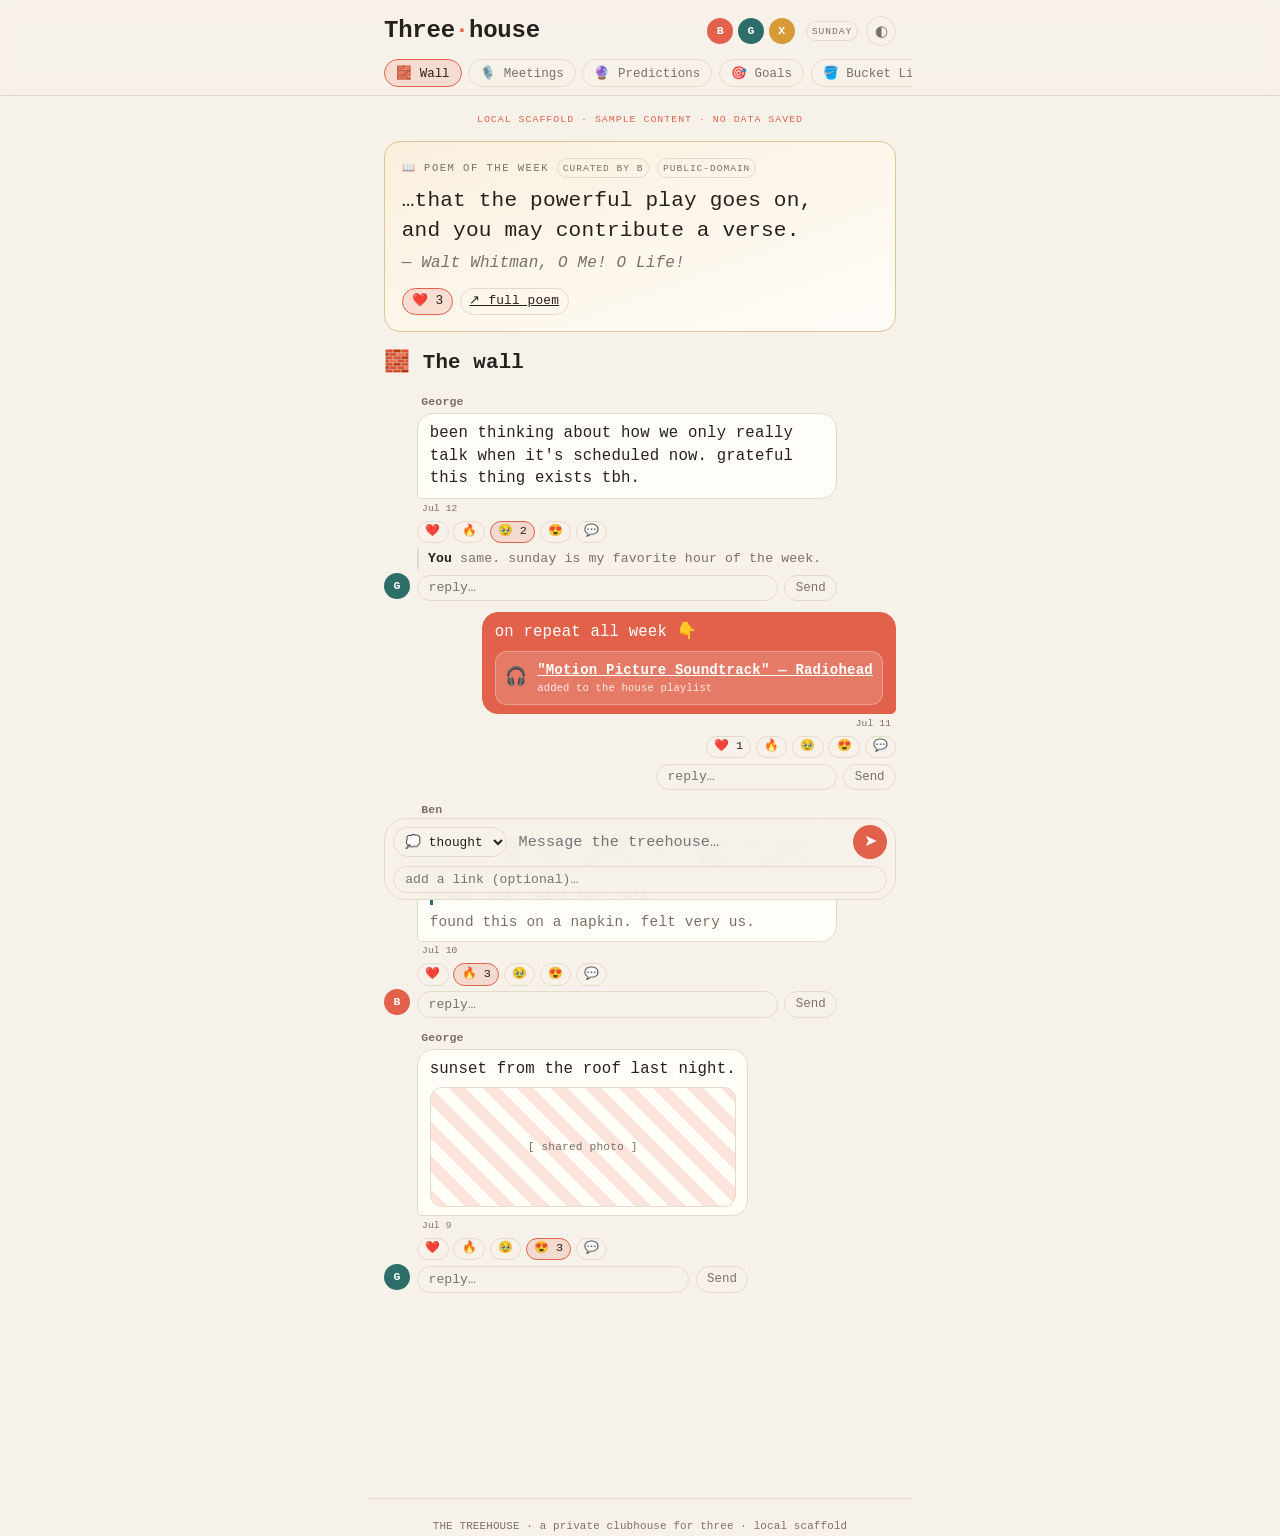
<file: app/index.html>
<!doctype html>
<html lang="en">
<head>
  <meta charset="utf-8" />
  <meta name="viewport" content="width=device-width, initial-scale=1, viewport-fit=cover" />
  <meta name="color-scheme" content="light dark" />
  <title>The Treehouse</title>
  <link rel="stylesheet" href="./styles.css" />
</head>
<body>
  <header>
    <div class="hd">
      <div class="mark">Three<span class="dot">·</span>house</div>
      <div class="who" id="who"><!-- avatars injected by app.js --></div>
      <button id="themeToggle" class="theme-toggle" title="Toggle light/dark" aria-label="Toggle theme">◐</button>
    </div>
    <nav class="nav" id="nav" aria-label="Sections">
      <button class="nav-btn is-active" data-section="wall">🧱 Wall</button>
      <button class="nav-btn" data-section="meetings">🎙️ Meetings</button>
      <button class="nav-btn" data-section="predictions">🔮 Predictions</button>
      <button class="nav-btn" data-section="goals">🎯 Goals</button>
      <button class="nav-btn" data-section="bucket">🪣 Bucket List</button>
      <button class="nav-btn" data-section="shelf">🎵 Shelf</button>
    </nav>
  </header>

  <main class="wrap" id="app">
    <p class="demo">local scaffold · sample content · no data saved</p>
    <div id="view"><!-- sections rendered here by app.js --></div>
  </main>

  <footer>THE TREEHOUSE · a private clubhouse for three · local scaffold</footer>

  <script type="module" src="./app.js"></script>
</body>
</html>
</file>
<file: app/styles.css>
/* styles.css — The Treehouse. Warm "zine" palette, mobile-first, light/dark.
   Adapted from the-treehouse-preview.html. Self-contained, no external assets. */

:root {
  --paper:#F7F2E9; --ink:#26211C; --muted:#7A7066; --line:#E4DACB;
  --card:#FFFDF8; --coral:#E1614B; --teal:#2E6E68; --gold:#D79A34;
  /* Typewriter aesthetic: American Typewriter ships with macOS (warm, typewriter-like);
     Courier New is the cross-platform fallback. Used for the wordmark, headings, body & buttons. */
  --type:"American Typewriter","Courier New",Courier,ui-monospace,monospace;
  --serif:var(--type);
  --sans:var(--type);
  /* Plain system monospace reserved for tiny meta labels / timestamps for legibility. */
  --mono:ui-monospace,"SF Mono",Menlo,monospace;
}
@media (prefers-color-scheme:dark){:root{
  --paper:#191614; --ink:#EDE6DA; --muted:#9A8F82; --line:#332C25;
  --card:#221E1A; --coral:#E9765F; --teal:#4F9B92; --gold:#E0AC52;}}
:root[data-theme="dark"]{--paper:#191614;--ink:#EDE6DA;--muted:#9A8F82;--line:#332C25;--card:#221E1A;--coral:#E9765F;--teal:#4F9B92;--gold:#E0AC52;}
:root[data-theme="light"]{--paper:#F7F2E9;--ink:#26211C;--muted:#7A7066;--line:#E4DACB;--card:#FFFDF8;--coral:#E1614B;--teal:#2E6E68;--gold:#D79A34;}

*{box-sizing:border-box}
body{margin:0;background:var(--paper);color:var(--ink);font-family:var(--sans);line-height:1.6;letter-spacing:.01em;-webkit-font-smoothing:antialiased;}
.wrap{max-width:34rem;margin:0 auto;padding:0 1rem 4rem;}
button{font-family:inherit;}

/* --- avatar colors by member --- */
.av.coral,.dot-coral{background:var(--coral)}
.av.teal{background:var(--teal)}
.av.gold{background:var(--gold)}

/* --- header --- */
header{position:sticky;top:0;z-index:5;background:color-mix(in srgb,var(--paper) 88%,transparent);backdrop-filter:blur(8px);
  border-bottom:1px solid var(--line);padding:.75rem 0 .5rem;margin-bottom:1rem;}
.hd{max-width:34rem;margin:0 auto;padding:0 1rem;display:flex;align-items:center;gap:.5rem;}
.mark{font-family:var(--serif);font-size:1.5rem;font-weight:700;letter-spacing:-.01em;}
.mark .dot{color:var(--coral);}
.who{display:flex;gap:.3rem;align-items:center;margin-left:auto;}
.av{width:26px;height:26px;border-radius:50%;display:grid;place-items:center;font-size:.72rem;font-weight:700;color:#fff;font-family:var(--mono);}
.theme-toggle{background:transparent;border:1px solid var(--line);color:var(--muted);border-radius:999px;
  width:30px;height:30px;font-size:.95rem;cursor:pointer;display:grid;place-items:center;}
.theme-toggle:hover{color:var(--ink);border-color:var(--muted);}

/* --- nav --- */
.nav{max-width:34rem;margin:.55rem auto 0;padding:0 1rem;display:flex;gap:.4rem;overflow-x:auto;-webkit-overflow-scrolling:touch;scrollbar-width:none;}
.nav::-webkit-scrollbar{display:none;}
.nav-btn{flex:none;background:transparent;border:1px solid var(--line);border-radius:999px;color:var(--muted);
  font-size:.78rem;padding:.3rem .7rem;cursor:pointer;white-space:nowrap;}
.nav-btn:hover{color:var(--ink);}
.nav-btn.is-active{background:color-mix(in srgb,var(--coral) 15%,transparent);border-color:var(--coral);color:var(--ink);}

.demo{font-family:var(--mono);font-size:.62rem;letter-spacing:.1em;text-transform:uppercase;color:var(--coral);text-align:center;margin:.4rem 0 0;}

/* --- cards --- */
.card{background:var(--card);border:1px solid var(--line);border-radius:16px;padding:1rem 1.05rem;margin:.85rem 0;}
.eyebrow{font-family:var(--mono);font-size:.66rem;text-transform:uppercase;letter-spacing:.14em;color:var(--muted);display:flex;align-items:center;gap:.5rem;flex-wrap:wrap;}
.pill{font-family:var(--mono);font-size:.6rem;text-transform:uppercase;letter-spacing:.1em;padding:.15em .5em;border-radius:999px;border:1px solid var(--line);color:var(--muted);}

/* --- section header --- */
.sec{font-family:var(--serif);font-size:1.3rem;font-weight:700;margin:.4rem 0 .2rem;display:flex;align-items:center;gap:.5rem;}
.sec-lead{color:var(--muted);font-size:.9rem;margin:.1rem 0 .4rem;}

/* --- poem --- */
.poem{background:linear-gradient(160deg,color-mix(in srgb,var(--gold) 14%,var(--card)),var(--card));border-color:color-mix(in srgb,var(--gold) 35%,var(--line));}
.poem .verse{font-family:var(--serif);font-size:1.32rem;line-height:1.4;margin:.5rem 0 .35rem;text-wrap:balance;}
.poem .attr{font-family:var(--serif);font-style:italic;color:var(--muted);}

/* ==========================================================================
   Wall — group chat
   The feed reads like an iMessage/WhatsApp thread: "You" (member id `you`) on the
   right in an accent bubble, everyone else on the left in a neutral bubble with a
   small avatar. Poem-of-the-week stays a pinned banner card above the chat.
   ========================================================================== */

/* feed = vertical chat log */
#feed.chat{display:flex;flex-direction:column;gap:.1rem;padding:.35rem 0 .4rem;}

/* one message row */
.msg{display:flex;gap:.45rem;align-items:flex-end;margin:.3rem 0;max-width:100%;}
.msg.theirs{justify-content:flex-start;}
.msg.mine{justify-content:flex-end;}
.msg > .av{flex:none;margin-bottom:.15rem;}
.msg-col{display:flex;flex-direction:column;max-width:82%;min-width:0;}
.msg.mine .msg-col{align-items:flex-end;}
.msg-name{font-size:.72rem;font-weight:600;color:var(--muted);margin:0 0 .12rem .25rem;}

/* the bubble */
.bubble{background:var(--card);border:1px solid var(--line);border-radius:16px;padding:.5rem .72rem;
  font-size:.98rem;line-height:1.45;overflow-wrap:anywhere;}
.msg.theirs .bubble{border-bottom-left-radius:5px;}
.msg.mine .bubble{background:var(--coral);border-color:var(--coral);color:#fff;border-bottom-right-radius:5px;}
.msg.mine .bubble a{color:#fff;text-decoration:underline;}
.bubble .body{font-size:inherit;}
.msg-meta{font-family:var(--mono);font-size:.6rem;color:var(--muted);margin:.12rem .3rem 0;}
.msg-meta .time{white-space:nowrap;}

/* media, sized to sit inside a bubble */
.bubble .quote{font-family:var(--serif);font-size:1.05rem;line-height:1.45;border-left:3px solid var(--teal);padding-left:.7rem;margin:.1rem 0;color:inherit;}
.msg.mine .bubble .quote{border-left-color:rgba(255,255,255,.6);}
.songrow{display:flex;gap:.6rem;align-items:center;background:color-mix(in srgb,var(--teal) 10%,var(--card));border:1px solid var(--line);border-radius:12px;padding:.45rem .6rem;margin-top:.4rem;}
.msg.mine .songrow{background:rgba(255,255,255,.16);border-color:rgba(255,255,255,.28);}
.songrow .ic{font-size:1.1rem;}
.songrow .s{color:var(--muted);font-family:var(--mono);font-size:.66rem;}
.msg.mine .songrow .s{color:rgba(255,255,255,.85);}
.songrow a{color:var(--teal);text-decoration:none;font-weight:600;font-size:.88rem;}
.msg.mine .songrow a{color:#fff;text-decoration:underline;}
.imgph{height:120px;border-radius:12px;margin-top:.4rem;background:
  repeating-linear-gradient(45deg,color-mix(in srgb,var(--coral) 16%,var(--card)),color-mix(in srgb,var(--coral) 16%,var(--card)) 12px,var(--card) 12px,var(--card) 24px);
  display:grid;place-items:center;color:var(--muted);font-family:var(--mono);font-size:.7rem;border:1px solid var(--line);}

/* reactions — small inline pills under the bubble */
.react{display:flex;gap:.4rem;margin-top:.7rem;align-items:center;flex-wrap:wrap;}
.msg .react{margin-top:.28rem;gap:.3rem;}
.msg.mine .react{justify-content:flex-end;}
.chip{font-size:.8rem;border:1px solid var(--line);border-radius:999px;padding:.15rem .55rem;background:transparent;color:var(--ink);cursor:pointer;}
.msg .chip{font-size:.74rem;padding:.08rem .45rem;line-height:1.5;}
.chip.on{background:color-mix(in srgb,var(--coral) 16%,transparent);border-color:var(--coral);}
.chip:hover{border-color:var(--muted);}

/* replies — tight, slightly-indented lines under the bubble */
.cmts{display:flex;flex-direction:column;gap:.1rem;margin:.3rem 0 0;}
.msg.mine .cmts{align-items:flex-end;}
.cmt-line{font-size:.82rem;color:var(--muted);padding-left:.55rem;border-left:2px solid var(--line);}
.msg.mine .cmt-line{padding-left:0;padding-right:.55rem;border-left:0;border-right:2px solid var(--line);text-align:right;}
.cmt-line b{color:var(--ink);font-weight:600;}
.cmt-form{display:flex;gap:.4rem;margin-top:.35rem;}
.cmt-form input{flex:1;font-family:inherit;font-size:.82rem;color:var(--ink);background:var(--paper);border:1px solid var(--line);border-radius:999px;padding:.3rem .65rem;}
.cmt-form button{flex:none;border:1px solid var(--line);background:transparent;color:var(--muted);border-radius:999px;padding:.3rem .65rem;font-size:.78rem;cursor:pointer;}

/* general form fields (predictions/goals/etc — unchanged behavior) */
.field input,.field select,.field textarea{
  width:100%;font-family:inherit;font-size:.95rem;color:var(--ink);background:var(--paper);
  border:1px solid var(--line);border-radius:10px;padding:.55rem .65rem;resize:vertical;}

/* composer — chat-style input bar pinned to the bottom of the Wall */
.chatbar{position:sticky;bottom:0;z-index:4;display:flex;flex-wrap:wrap;gap:.4rem;align-items:center;
  background:color-mix(in srgb,var(--paper) 90%,transparent);backdrop-filter:blur(8px);
  border:1px solid var(--line);border-radius:22px;padding:.4rem .5rem;margin:.5rem 0 0;}
.chatbar-type{flex:none;width:auto;background:var(--paper);border:1px solid var(--line);border-radius:999px;
  padding:.35rem .45rem;font-family:inherit;font-size:.8rem;color:var(--ink);cursor:pointer;}
.chatbar-input{flex:1;min-width:8rem;font-family:inherit;font-size:.95rem;color:var(--ink);
  background:transparent;border:none;outline:none;padding:.4rem .3rem;}
.chatbar-url{flex-basis:100%;font-family:inherit;font-size:.82rem;color:var(--ink);background:var(--paper);
  border:1px solid var(--line);border-radius:999px;padding:.32rem .7rem;}
.chatbar-send{flex:none;width:34px;height:34px;border-radius:50%;background:var(--coral);border:none;
  color:#fff;font-size:1rem;cursor:pointer;display:grid;place-items:center;line-height:1;}
.chatbar-send:hover{filter:brightness(1.05);}

/* --- rows / mini cards --- */
.row{display:flex;justify-content:space-between;gap:.5rem;font-size:.86rem;padding:.28rem 0;border-bottom:1px dashed var(--line);align-items:center;}
.row:last-child{border-bottom:0;}
.row .s{color:var(--muted);font-family:var(--mono);font-size:.72rem;white-space:nowrap;}
.bars b{display:inline-block;height:6px;border-radius:3px;background:var(--teal);vertical-align:middle;}
.lead{color:var(--muted);font-size:.9rem;margin:.2rem 0 0;}
.mini h4{margin:.1rem 0 .5rem;font-size:.95rem;}

/* --- buttons / forms --- */
.btn{border:1px solid var(--line);background:transparent;color:var(--ink);border-radius:999px;padding:.35rem .8rem;font-size:.82rem;cursor:pointer;}
.btn:hover{border-color:var(--muted);}
.btn-primary{background:var(--coral);border-color:var(--coral);color:#fff;}
.btn-primary:hover{filter:brightness(1.05);}
.field{display:flex;flex-direction:column;gap:.3rem;margin:.5rem 0;}
.field label{font-family:var(--mono);font-size:.66rem;text-transform:uppercase;letter-spacing:.1em;color:var(--muted);}

/* --- meeting detail --- */
.meeting h3{font-family:var(--serif);font-size:1.25rem;margin:.2rem 0 .1rem;}
.meeting .hl{display:grid;gap:.35rem;margin:.4rem 0;}
.meeting .hl .who-hl{font-weight:600;}
.tag-list{display:flex;flex-wrap:wrap;gap:.35rem;margin:.4rem 0;}
.tag-list span{font-size:.78rem;border:1px solid var(--line);border-radius:999px;padding:.12rem .55rem;color:var(--muted);}
.keeper{font-family:var(--serif);font-size:1.12rem;line-height:1.45;border-left:3px solid var(--gold);padding-left:.8rem;margin:.6rem 0 0;}
.back-link{background:none;border:none;color:var(--teal);font-size:.82rem;cursor:pointer;padding:0;margin-bottom:.4rem;}

footer{text-align:center;color:var(--muted);font-family:var(--mono);font-size:.68rem;margin:2.5rem auto 0;max-width:34rem;padding:1.2rem 1rem 0;border-top:1px solid var(--line);}
</file>
